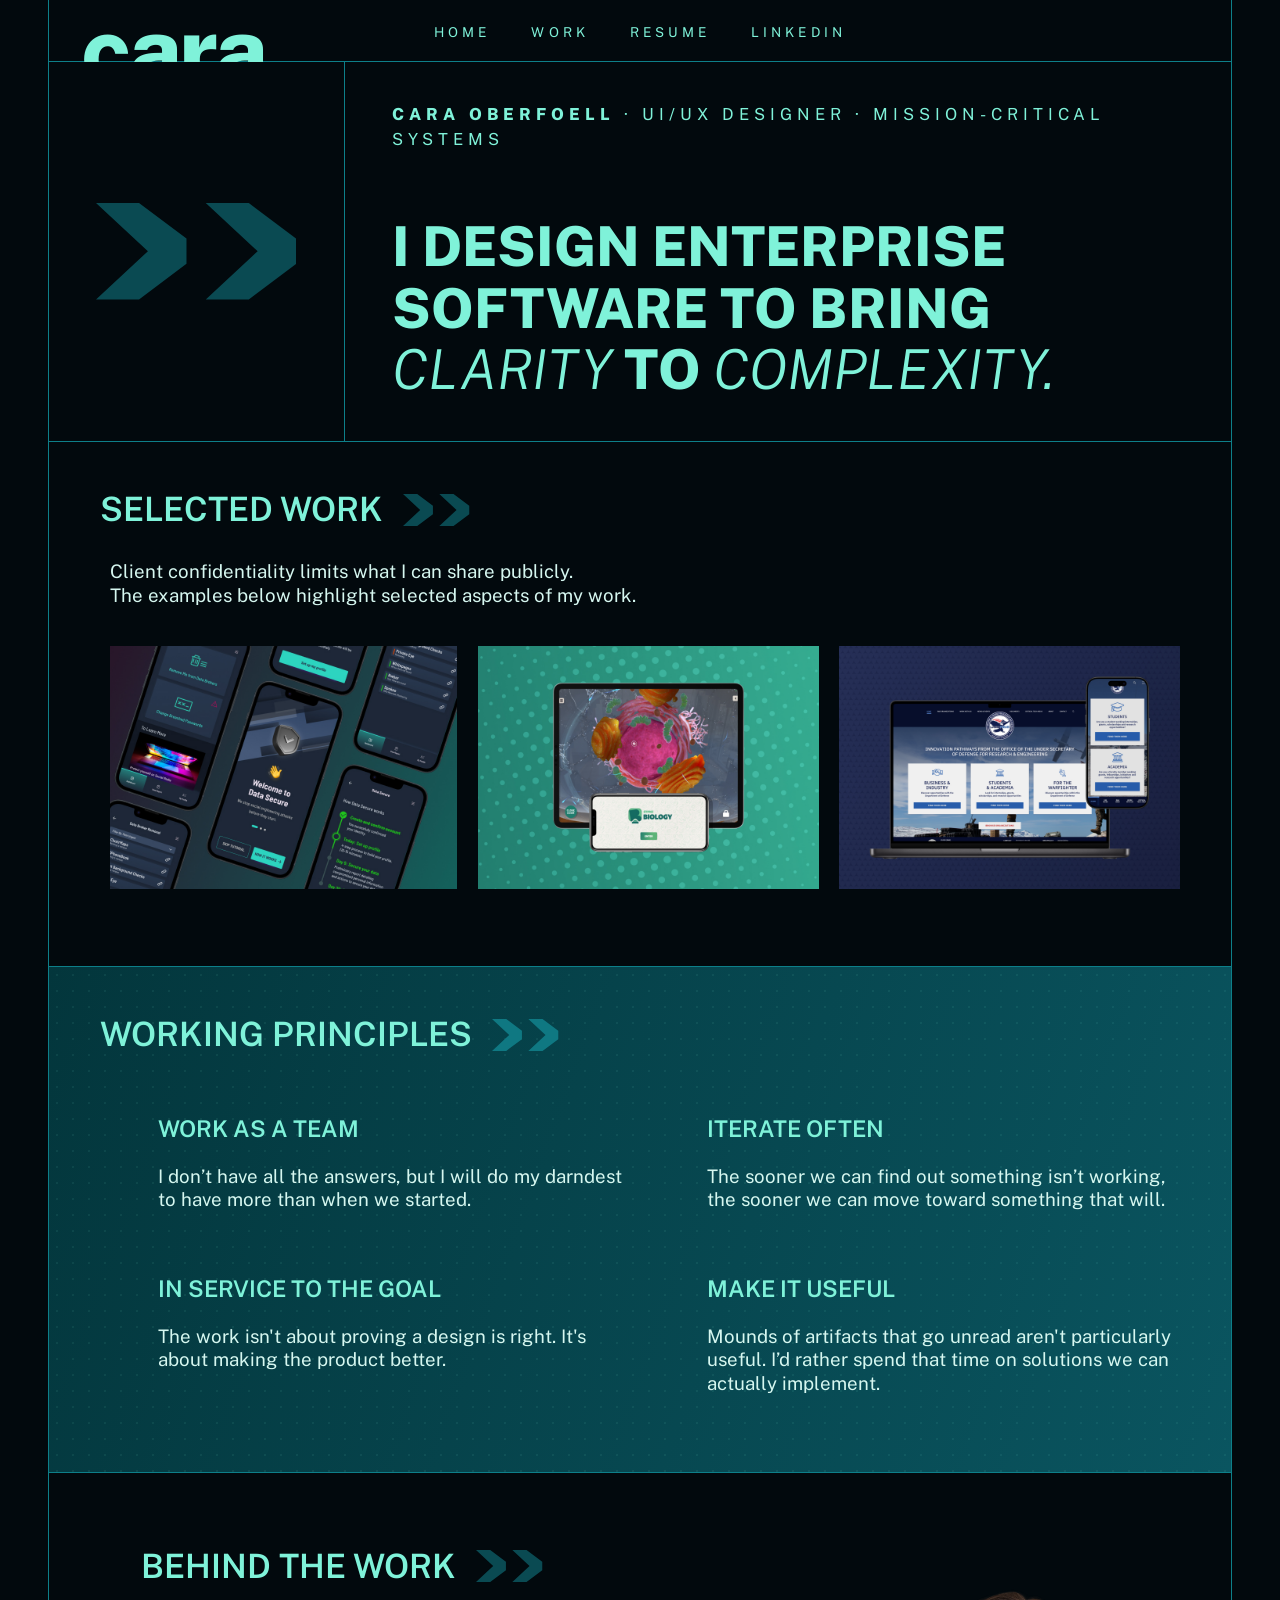
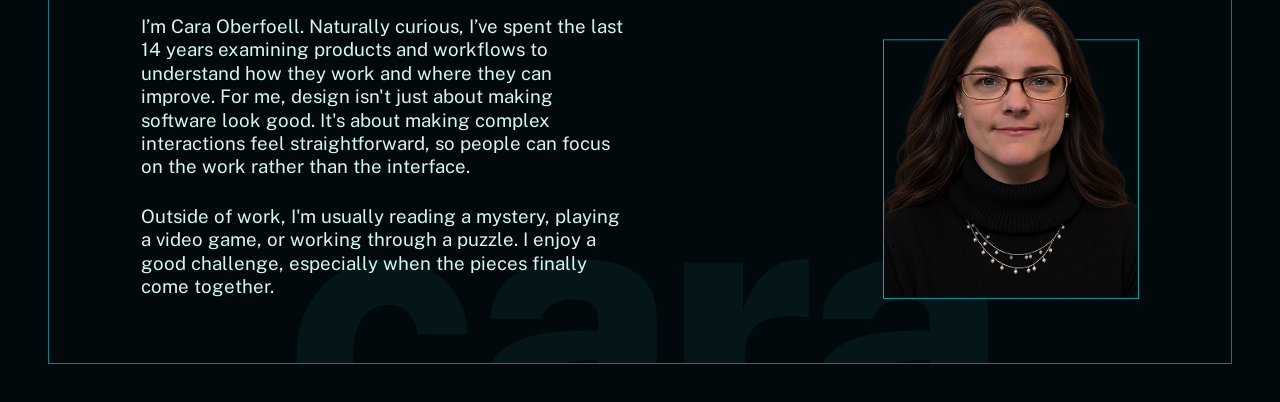
<file: index.html>
<!doctype html>
<html lang="en">
<head>
  <meta charset="utf-8">
  <meta name="viewport" content="width=device-width, initial-scale=1">
  <title>Cara Oberfoell | UI/UX Designer</title>
  <meta name="description" content="Cara Oberfoell is a UI/UX designer who redesigns enterprise software for mission-critical systems.">

  <!-- Font: Public Sans (free from Google Fonts). If your Figma uses a different font, tell me and I'll swap it. -->
  <link rel="preconnect" href="https://fonts.googleapis.com">
  <link rel="preconnect" href="https://fonts.gstatic.com" crossorigin>
  <link href="https://fonts.googleapis.com/css2?family=Public+Sans:ital,wght@0,300;0,400;0,600;0,800;1,300;1,700&display=swap" rel="stylesheet">

  <link rel="stylesheet" href="style.css">
  <link rel="stylesheet" href="case-study.css">
</head>
<body>

<div class="frame">

  <!-- ================= HEADER / NAV ================= -->
  <header class="site-header">
    <a class="logo" href="#top" aria-label="Cara Oberfoell, home"><span>cara</span></a>

    <nav class="nav" id="nav" aria-label="Main">
      <ul>
        <li><a href="#top">Home</a></li>
        <!-- WORK LINK: points to the highlights section for now.
             When you build a Work page, change it to href="work.html" -->
        <li><a href="#work">Work</a></li>
        <li><a href="Cara_Oberfoell_resume.pdf" target="_blank" rel="noopener">Resume</a></li>
        <li><a href="https://www.linkedin.com/in/coberfoell" target="_blank" rel="noopener">LinkedIn</a></li>

      </ul>
    </nav>
  </header>

  <main id="top">

    <!-- ================= HERO ================= -->
    <section class="hero">
      <div class="hero-mark" aria-hidden="true">
        <svg class="chevrons" viewBox="0 0 270 130" xmlns="http://www.w3.org/2000/svg">
          <polygon points="0,0 58,0 122,48 122,82 58,130 0,130 70,65"/>
          <polygon points="148,0 206,0 270,48 270,82 206,130 148,130 218,65"/>
        </svg>
      </div>
      <div class="hero-copy">
        <p class="eyebrow">
          <strong>Cara Oberfoell</strong>
          <span>· UI/UX Designer</span>
          <span>· Mission-critical systems</span>
        </p>
        <h1>I design enterprise software to bring <em>clarity</em> to <em>complexity.</em></h1>
      </div>
    </section>

    <!-- ================= WORK HIGHLIGHTS ================= -->
    <section class="highlights" id="work">
      <h2 class="section-title">Selected Work <svg class="chevrons" viewBox="0 0 270 130" aria-hidden="true"><polygon points="0,0 58,0 122,48 122,82 58,130 0,130 70,65"/><polygon points="148,0 206,0 270,48 270,82 206,130 148,130 218,65"/></svg></h2>
      <p class="note">
        Client confidentiality limits what I can share publicly.<br>
        The examples below highlight selected aspects of my work.
      </p>

      <!-- TO ADD A PROJECT: copy one <li>...</li> block, change the image, alt text and page link,
           then copy project-1.html to a new file (for example project-4.html) and edit it. -->
      <ul class="gallery">
        <li><a href="project-1.html"><img src="images/data_secure.jpg" alt="Mobile app screens for a data privacy product. Opens the case study."></a></li>
        <li><a href="project-2.html"><img src="images/sib_thumb.jpg" alt="Biology AAR app screens.  Opens the case study."></a></li>
        <li><a href="project-3.html"><img src="images/cto_image 1.jpg" alt="Web app on laptop and phone of the DoD CTO Innovation website. Opens the case study."></a></li>
      </ul>
    </section>

    <!-- ================= WORKING PRINCIPLES ================= -->
    <section class="principles">
      <h2 class="section-title">Working Principles <svg class="chevrons" viewBox="0 0 270 130" aria-hidden="true"><polygon points="0,0 58,0 122,48 122,82 58,130 0,130 70,65"/><polygon points="148,0 206,0 270,48 270,82 206,130 148,130 218,65"/></svg></h2>

      <div class="principles-grid">
        <article>
          <h3>Work as a team</h3>
          <p>I don’t have all the answers, but I will do my darndest to have more than when we started.</p>
        </article>
        <article>
          <h3>Iterate often</h3>
          <p>The sooner we can find out something isn’t working, the sooner we can move toward something that will.</p>
        </article>
        <article>
          <h3>In service to the goal</h3>
          <p>The work isn't about proving a design is right. It's about making the product better.</p>
        </article>
        <article>
          <h3>Make it useful</h3>
          <p>Mounds of artifacts that go unread aren't particularly useful. I’d rather spend that time on solutions we can actually implement.</p>
        </article>
      </div>
    </section>

    <!-- ================= BEHIND THE WORK ================= -->
    <section class="about">
      <h2 class="section-title about-title">Behind the Work <svg class="chevrons" viewBox="0 0 270 130" aria-hidden="true"><polygon points="0,0 58,0 122,48 122,82 58,130 0,130 70,65"/><polygon points="148,0 206,0 270,48 270,82 206,130 148,130 218,65"/></svg></h2>

      <div class="about-text">
        <p>I’m Cara Oberfoell. Naturally curious, I’ve spent the last 14 years examining products and workflows to understand how they work and where they can improve. For me, design isn't just about making software look good. It's about making complex interactions feel straightforward, so people can focus on the work rather than the interface.</p>
        <p>Outside of work, I'm usually reading a mystery, playing a video game, or working through a puzzle. I enjoy a good challenge, especially when the pieces finally come together.</p>
      </div>

      <figure class="about-photo">
        <img src="images/headshot.png" alt="Portrait of Cara Oberfoell">
      </figure>

      <span class="watermark" aria-hidden="true">cara</span>
    </section>

  </main>
</div>

<script>

</script>
</body>
</html>
</file>
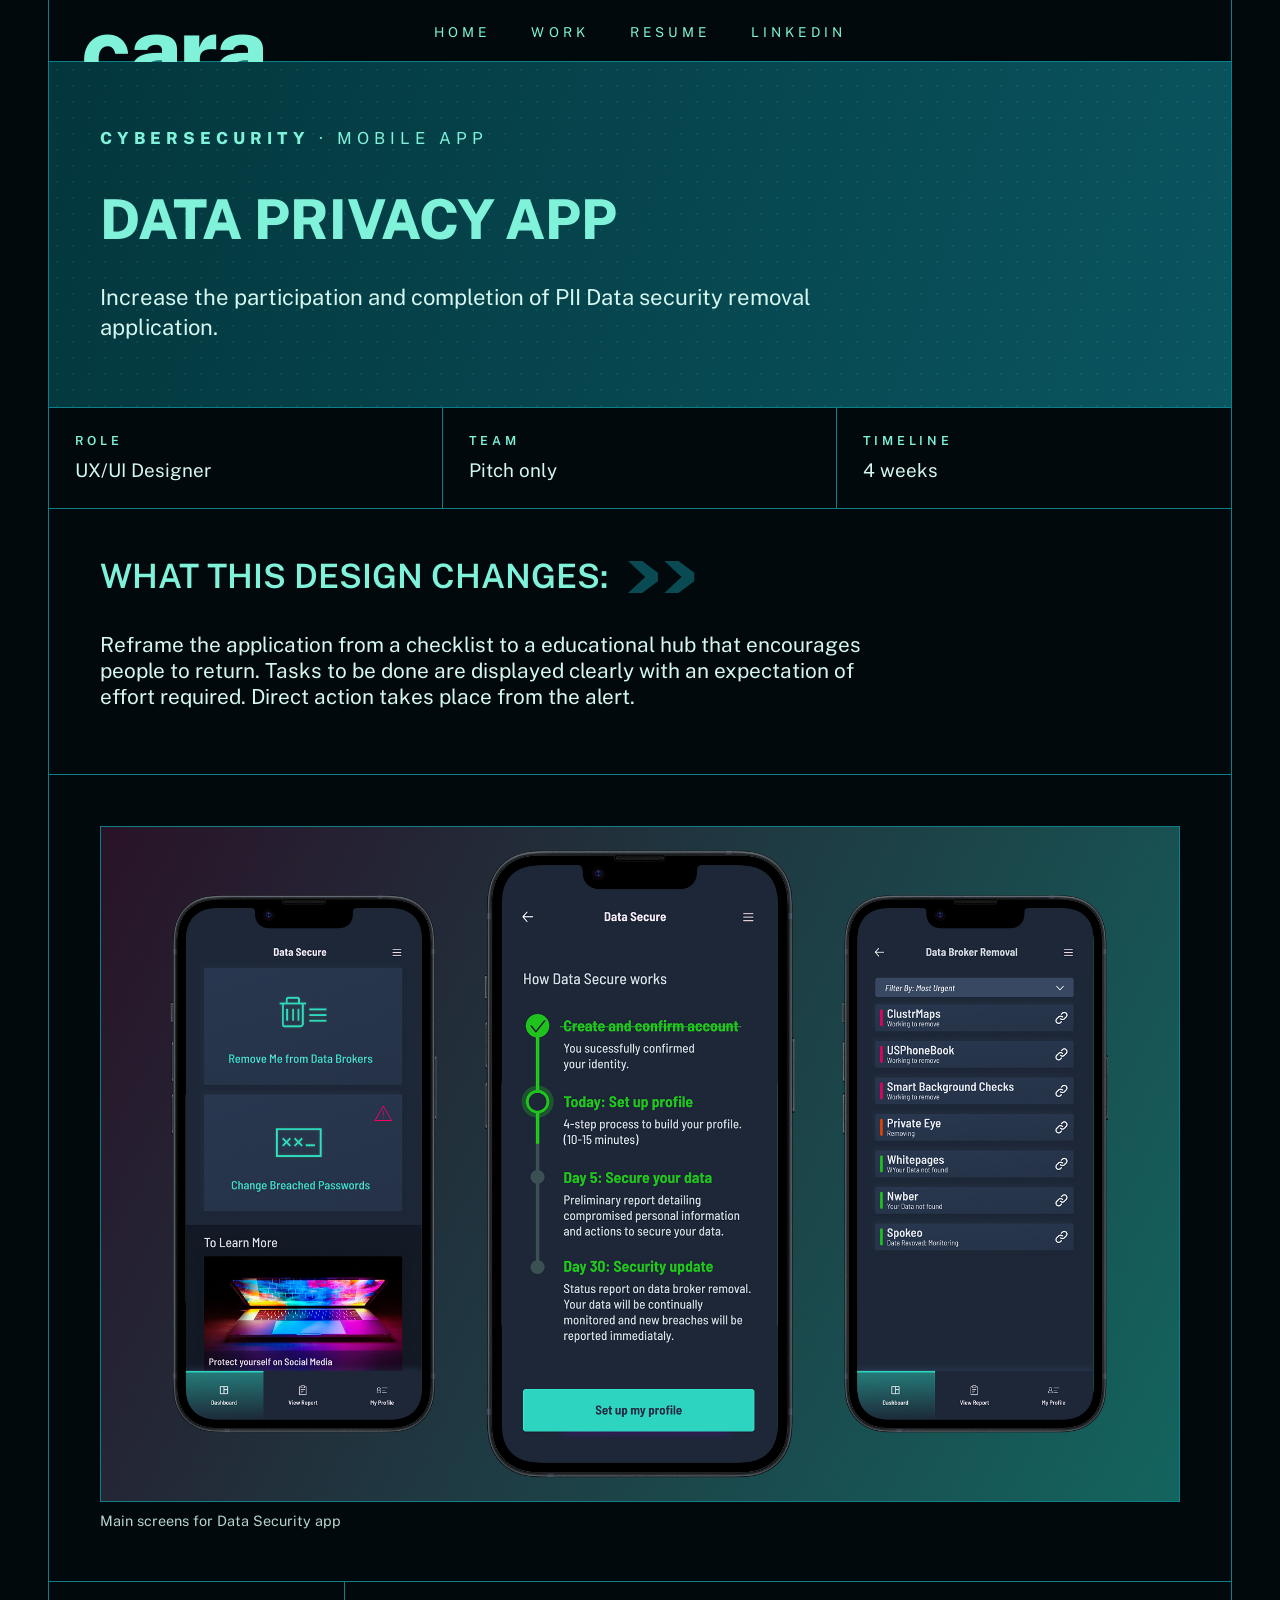
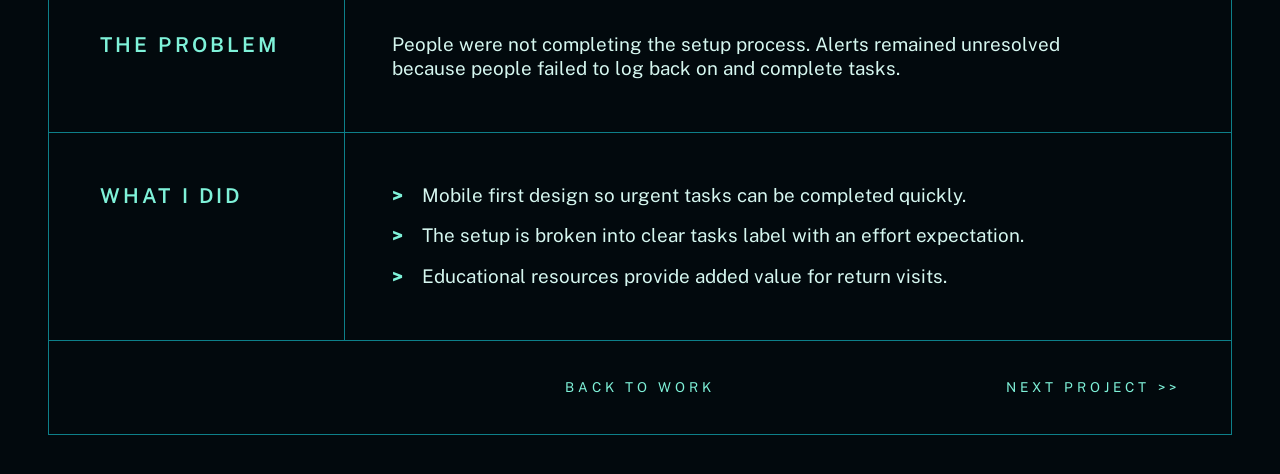
<file: project-1.html>
<!doctype html>
<html lang="en">
<head>
  <meta charset="utf-8">
  <meta name="viewport" content="width=device-width, initial-scale=1">
  <title>Data Privacy App | Cara Oberfoell</title>
  <meta name="description" content="Case study: Increase participation in an PII Data security app"">

  <link rel="preconnect" href="https://fonts.googleapis.com">
  <link rel="preconnect" href="https://fonts.gstatic.com" crossorigin>
  <link href="https://fonts.googleapis.com/css2?family=Public+Sans:ital,wght@0,300;0,400;0,600;0,800;1,300;1,700&display=swap" rel="stylesheet">

  <link rel="stylesheet" href="style.css">
  <link rel="stylesheet" href="case-study.css">
</head>
<body>

<div class="frame">
  <!-- ================= HEADER / NAV ================= -->
  <header class="site-header">
    <a class="logo" href="index.html" aria-label="Cara Oberfoell, home"><span>cara</span></a>

    <nav class="nav" id="nav" aria-label="Main">
      <ul>
        <li><a href="index.html">Home</a></li>
        <!-- WORK LINK: points to the highlights section for now.
             When you build a Work page, change it to href="work.html" -->
        <li><a href="index.html#work">Work</a></li>
        <li><a href="Cara_Oberfoell_resume.pdf" target="_blank" rel="noopener">Resume</a></li>
        <li><a href="https://www.linkedin.com/in/coberfoell" target="_blank" rel="noopener">LinkedIn</a></li>
      </ul>
    </nav>
  </header>
  <main>

    <!-- ================= TITLE ================= -->
    <section class="case-hero">
      <p class="eyebrow"><strong>Cybersecurity</strong> <span>· Mobile app</span></p>
      <h1>Data privacy app</h1>
      <p class="lede">Increase the participation and completion of PII Data security removal application.</p>
    </section>

    <!-- ================= QUICK FACTS ================= -->
    <dl class="facts">
      <div><dt>Role</dt><dd>UX/UI Designer</dd></div>
      <div><dt>Team</dt><dd>Pitch only</dd></div>
      <div><dt>Timeline</dt><dd>4 weeks</dd></div>
    </dl>

    <!-- ================= OUTCOME (the headline result comes first) ================= -->
    <section class="case-outcome">
      <h2 class="section-title">What this design changes: <svg class="chevrons" viewBox="0 0 270 130" aria-hidden="true"><polygon points="0,0 58,0 122,48 122,82 58,130 0,130 70,65"/><polygon points="148,0 206,0 270,48 270,82 206,130 148,130 218,65"/></svg></h2>
      <p>Reframe the application from a checklist to a educational hub that encourages people to return. Tasks to be done are displayed clearly with an expectation of effort required. Direct action takes place from the alert.</p>
    </section>

    <!-- ================= LEAD IMAGE (full width) =================
         Skip this block if you can't share visuals for this project. -->
    <section class="case-figures case-figures--lead" aria-label="Featured visual">
      <figure>
        <img src="images/data_hero.jpg" alt="Main screens for Data Security app">
        <figcaption>Main screens for Data Security app</figcaption>
      </figure>
    </section>

    <!-- ================= THE PROBLEM ================= -->
    <section class="case-section">
      <h2>The problem</h2>
      <div class="content">
        <p>People were not completing the setup process. Alerts remained unresolved because people failed to log back on and complete tasks.</p>
      </div>
    </section>

    <!-- ================= WHAT I DID ================= -->
    <section class="case-section">
      <h2>What I did</h2>
      <div class="content">
        <!-- Add or remove <li> lines as needed -->
        <ul class="steps">
          <li>Mobile first design so urgent tasks can be completed quickly.</li>
          <li>The setup is broken into clear tasks label with an effort expectation.</li>
          <li>Educational resources provide added value for return visits.</li>
        </ul>
      </div>
    </section>

    <!-- ================= MORE IMAGES (two across) =================
         Skip this block if you don't have more to show.
    <section class="case-figures" aria-label="More visuals">
      <figure>
        <img src="images/project-1.svg" alt="[Describe what this image shows]">
        <figcaption>[Short caption.]</figcaption>
      </figure>
      <figure>
        <img src="images/project-1.svg" alt="[Describe what this image shows]">
        <figcaption>[Short caption.]</figcaption>
      </figure>
    </section> -->

    <!-- ================= BACK / NEXT ================= -->
    <nav class="case-nav" aria-label="Case study navigation">
      <a class="nav-back" href="index.html#work">Back to work</a>
      <a class="nav-next" href="project-2.html">Next<span class="long"> project</span> &gt;&gt;</a>
    </nav>
  </main>
</div>

<script>

</script>
</body>
</html>
</file>
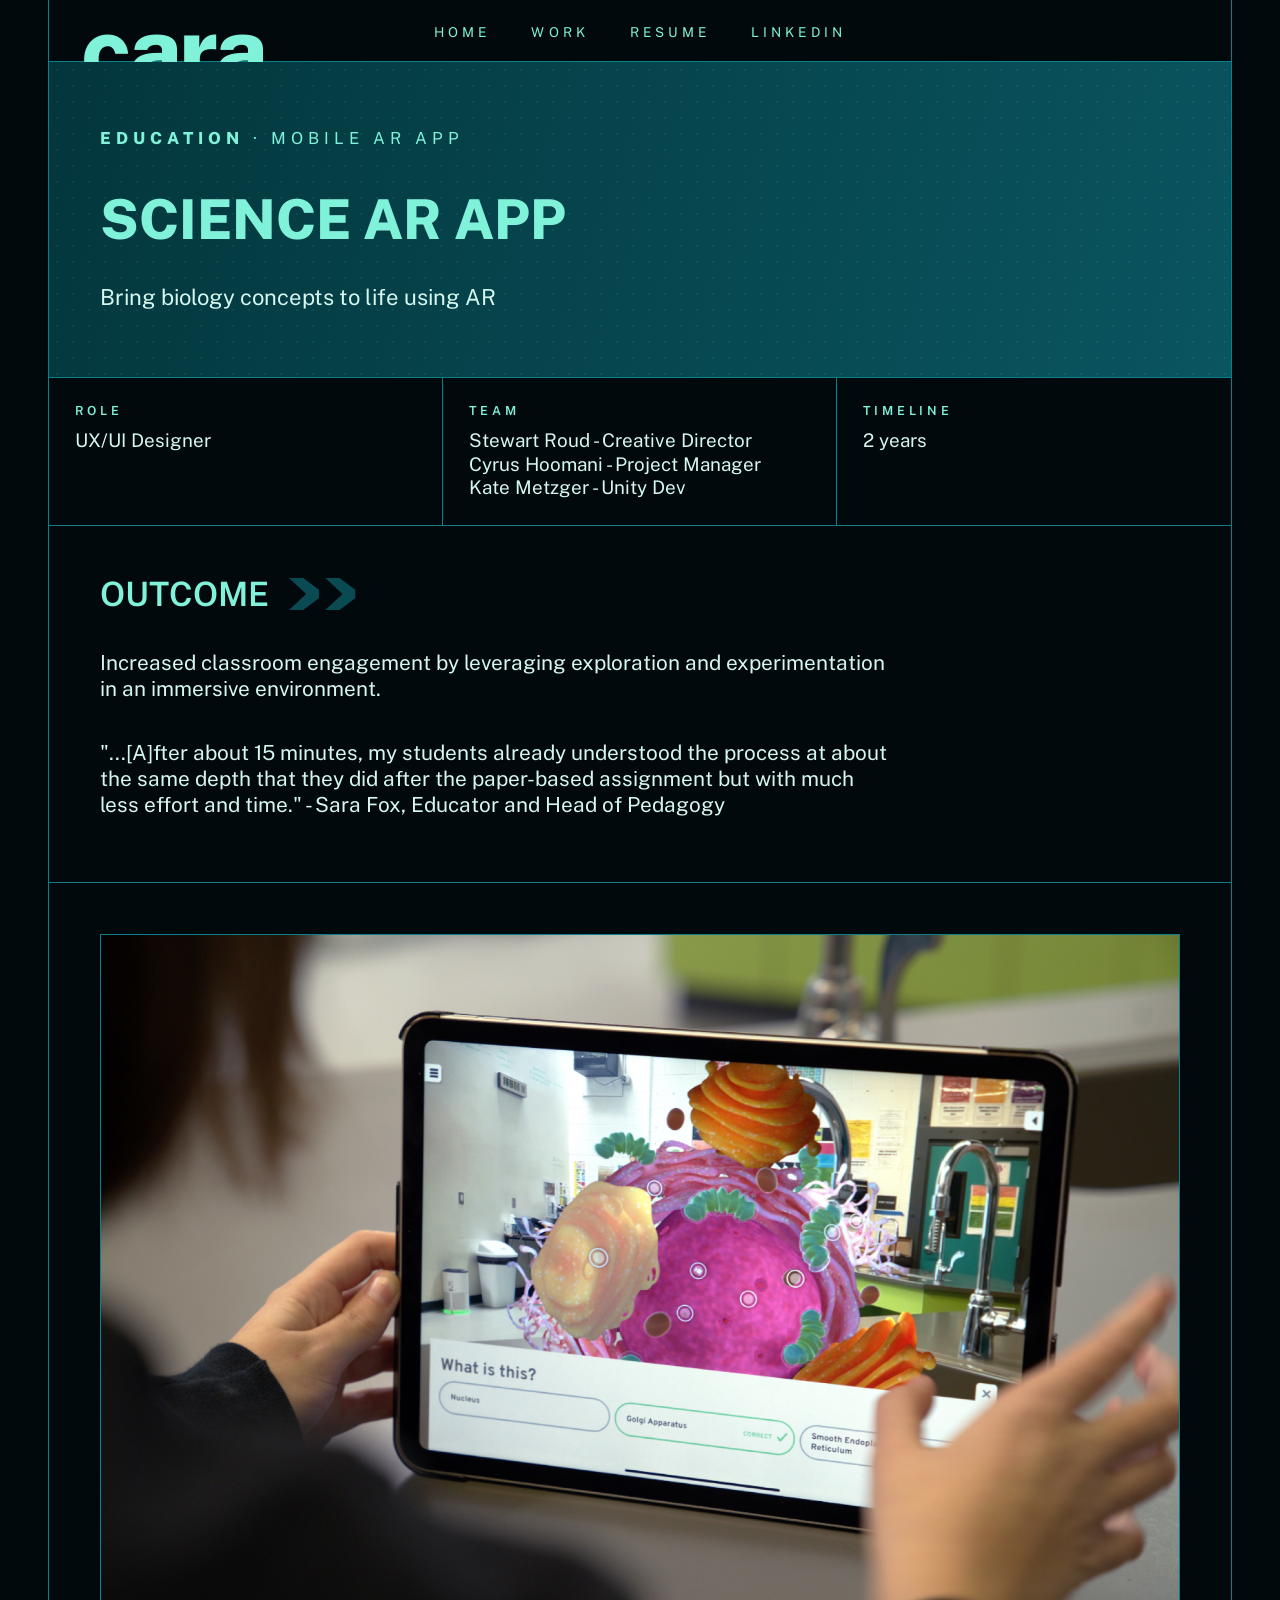
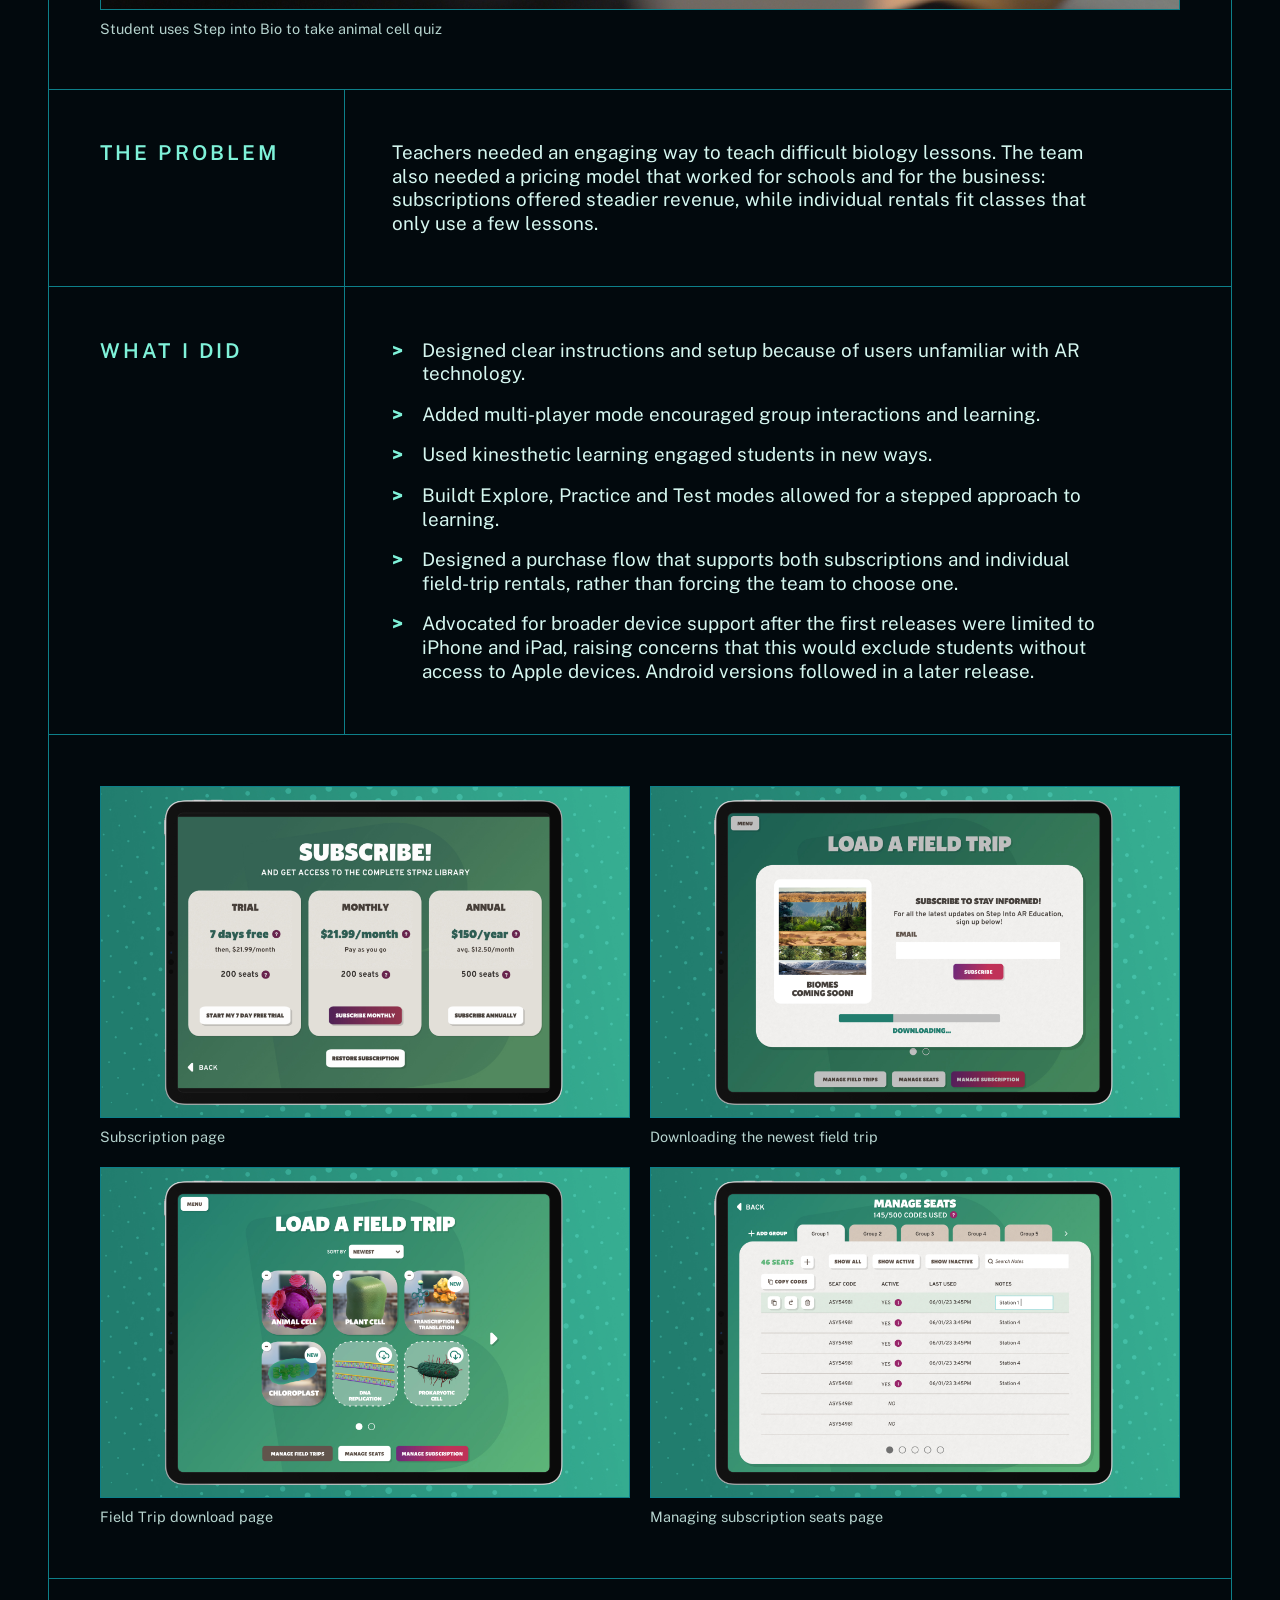
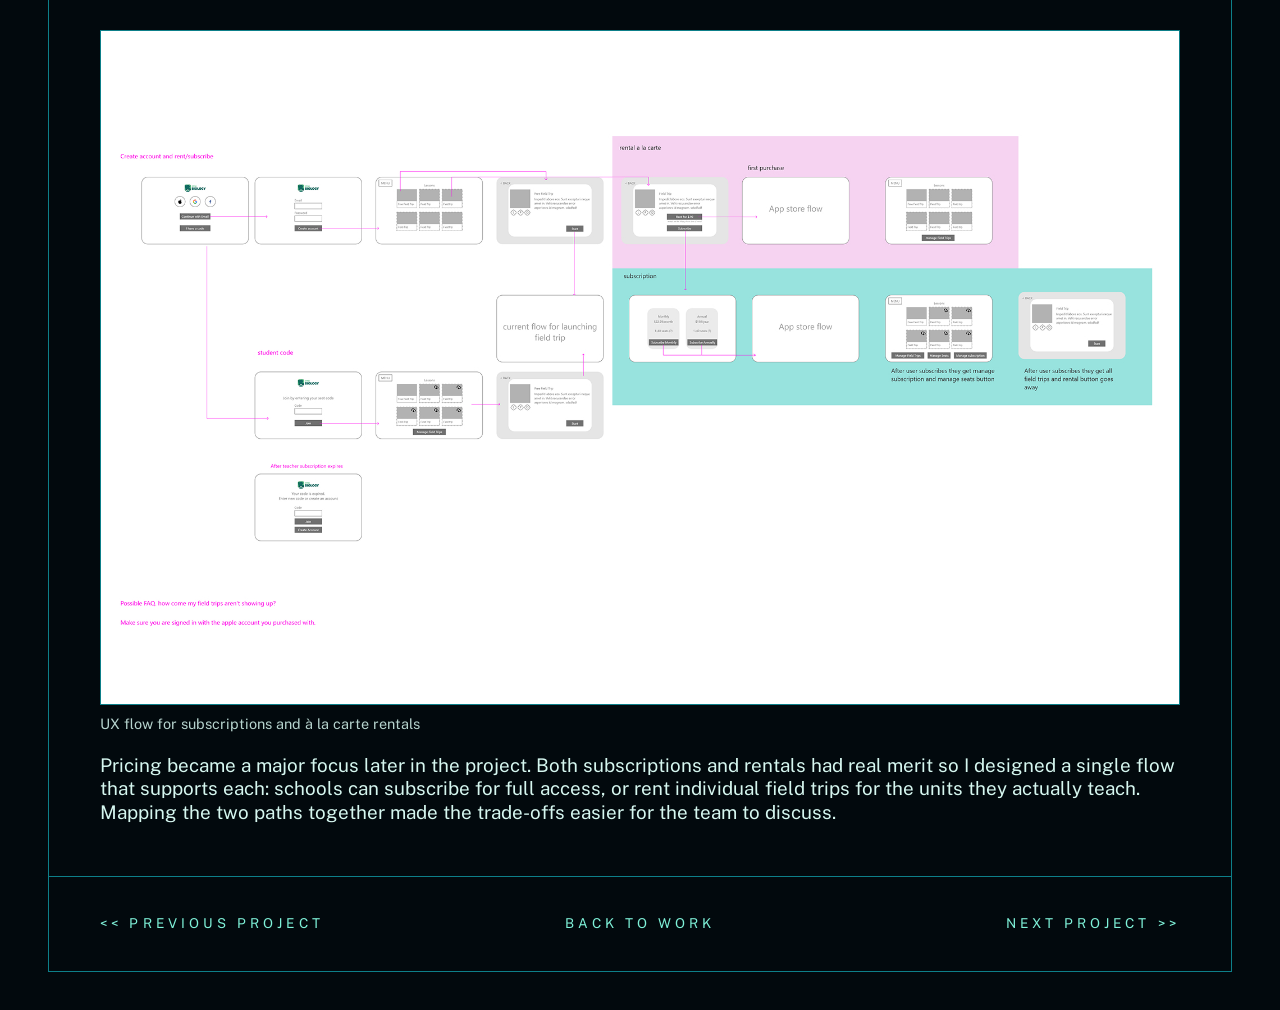
<file: project-2.html>
<!doctype html>
<html lang="en">
<head>
  <meta charset="utf-8">
  <meta name="viewport" content="width=device-width, initial-scale=1">
  <title>Science AR app | Cara Oberfoell</title>
  <meta name="description" content="Case study: Bring biology concepts to life using AR">

  <link rel="preconnect" href="https://fonts.googleapis.com">
  <link rel="preconnect" href="https://fonts.gstatic.com" crossorigin>
  <link href="https://fonts.googleapis.com/css2?family=Public+Sans:ital,wght@0,300;0,400;0,600;0,800;1,300;1,700&display=swap" rel="stylesheet">

  <link rel="stylesheet" href="style.css">
  <link rel="stylesheet" href="case-study.css">
</head>
<body>

<div class="frame">
  <!-- ================= HEADER / NAV ================= -->
  <header class="site-header">
    <a class="logo" href="index.html" aria-label="Cara Oberfoell, home"><span>cara</span></a>

    <nav class="nav" id="nav" aria-label="Main">
      <ul>
        <li><a href="index.html">Home</a></li>
        <!-- WORK LINK: points to the highlights section for now.
             When you build a Work page, change it to href="work.html" -->
        <li><a href="index.html#work">Work</a></li>
        <li><a href="Cara_Oberfoell_resume.pdf" target="_blank" rel="noopener">Resume</a></li>
        <li><a href="https://www.linkedin.com/in/coberfoell" target="_blank" rel="noopener">LinkedIn</a></li>
      </ul>
    </nav>
  </header>
  <main>

    <!-- ================= TITLE ================= -->
    <section class="case-hero">
      <p class="eyebrow"><strong>Education</strong> <span>· Mobile AR app</span></p>
      <h1>Science AR app</h1>
      <p class="lede">Bring biology concepts to life using AR</p>
    </section>

    <!-- ================= QUICK FACTS ================= -->
    <dl class="facts">
      <div><dt>Role</dt><dd>UX/UI Designer</dd></div>
      <div><dt>Team</dt><dd><p>Stewart Roud - Creative Director</p><p>Cyrus Hoomani - Project Manager</p><p>Kate Metzger - Unity Dev</p></dd></div>
      <div><dt>Timeline</dt><dd>2 years</dd></div>
    </dl>

    <!-- ================= OUTCOME (the headline result comes first) ================= -->
    <section class="case-outcome">
      <h2 class="section-title">Outcome <svg class="chevrons" viewBox="0 0 270 130" aria-hidden="true"><polygon points="0,0 58,0 122,48 122,82 58,130 0,130 70,65"/><polygon points="148,0 206,0 270,48 270,82 206,130 148,130 218,65"/></svg></h2>
      <p>Increased classroom engagement by leveraging exploration and experimentation in an immersive environment.</p>
      <p>"...[A]fter about 15 minutes, my students already understood the process at about the same depth that they did after the paper-based assignment but with much less effort and time." - Sara Fox, Educator and Head of Pedagogy</p>
    </section>

    <!-- ================= LEAD IMAGE (full width) =================
         Skip this block if you can't share visuals for this project. -->
    <section class="case-figures case-figures--lead" aria-label="Featured visual">
      <figure>
        <img src="images/sib_hero.jpg" alt="Over the shoulder view of a student using an ipad with Step into Bio quiz screen">
        <figcaption>Student uses Step into Bio to take animal cell quiz</figcaption>
      </figure>
    </section>

    <!-- ================= THE PROBLEM ================= -->
    <section class="case-section">
      <h2>The problem</h2>
      <div class="content">
        <p>Teachers needed an engaging way to teach difficult biology lessons. The team also needed a pricing model that worked for schools and for the business: subscriptions offered steadier revenue, while individual rentals fit classes that only use a few lessons.</p>
      </div>
    </section>

    <!-- ================= WHAT I DID ================= -->
    <section class="case-section">
      <h2>What I did</h2>
      <div class="content">
        <!-- Add or remove <li> lines as needed -->
        <ul class="steps">
          <li>Designed clear instructions and setup because of users unfamiliar with AR technology.</li>
          <li>Added multi-player mode encouraged group interactions and learning.</li>
          <li>Used kinesthetic learning engaged students in new ways.</li>
          <li>Buildt Explore, Practice and Test modes allowed for a stepped approach to learning.</li>
          <li>Designed a purchase flow that supports both subscriptions and individual field-trip rentals, rather than forcing the team to choose one.</li>
          <li>Advocated for broader device support after the first releases were limited to iPhone and iPad, raising concerns that this would exclude students without access to Apple devices. Android versions followed in a later release.</li>
        </ul>
      </div>
    </section>

    <!-- ================= MORE IMAGES (two across) =================
         Skip this block if you don't have more to show. -->
    <section class="case-figures" aria-label="More visuals">
      <figure>
        <img src="images/sib_image 2.jpg" alt="App screen showing the subscription page">
        <figcaption>Subscription page</figcaption>
      </figure>
      <figure>
        <img src="images/sib_image 1.jpg" alt="App screen showing a new field trip downloading">
        <figcaption>Downloading the newest field trip</figcaption>
      </figure>
      <figure>
        <img src="images/sib_image 4.jpg" alt="Field Trip download page">
        <figcaption>Field Trip download page</figcaption>
      </figure>
      <figure>
        <img src="images/sib_image 5.jpg" alt="Managing subscription seats page">
        <figcaption>Managing subscription seats page</figcaption>
      </figure>
      
    </section>
        <!-- ================= LEAD IMAGE (full width) =================
         Skip this block if you can't share visuals for this project. -->
    <section class="case-figures case-figures--lead" aria-label="Featured visual">
      <figure>
        <img src="images/sib_image 3.jpg" alt="UX flow for subscription or al la carte field trips">
        <figcaption>UX flow for subscriptions and à la carte rentals</figcaption>
      </figure>
      <p>Pricing became a major focus later in the project. Both subscriptions and rentals had real merit so I designed a single flow that supports each: schools can subscribe for full access, or rent individual field trips for the units they actually teach. Mapping the two paths together made the trade-offs easier for the team to discuss. </p>
    </section>

    <!-- ================= BACK / NEXT ================= -->
    <nav class="case-nav" aria-label="Case study navigation">
      <a class="nav-prev" href="project-1.html">&lt;&lt; Previous<span class="long"> project</span></a>
      <a class="nav-back" href="index.html#work">Back to work</a>
      <a class="nav-next" href="project-3.html">Next<span class="long"> project</span> &gt;&gt;</a>
    </nav>
  </main>
</div>

<script>

</script>
</body>
</html>
</file>
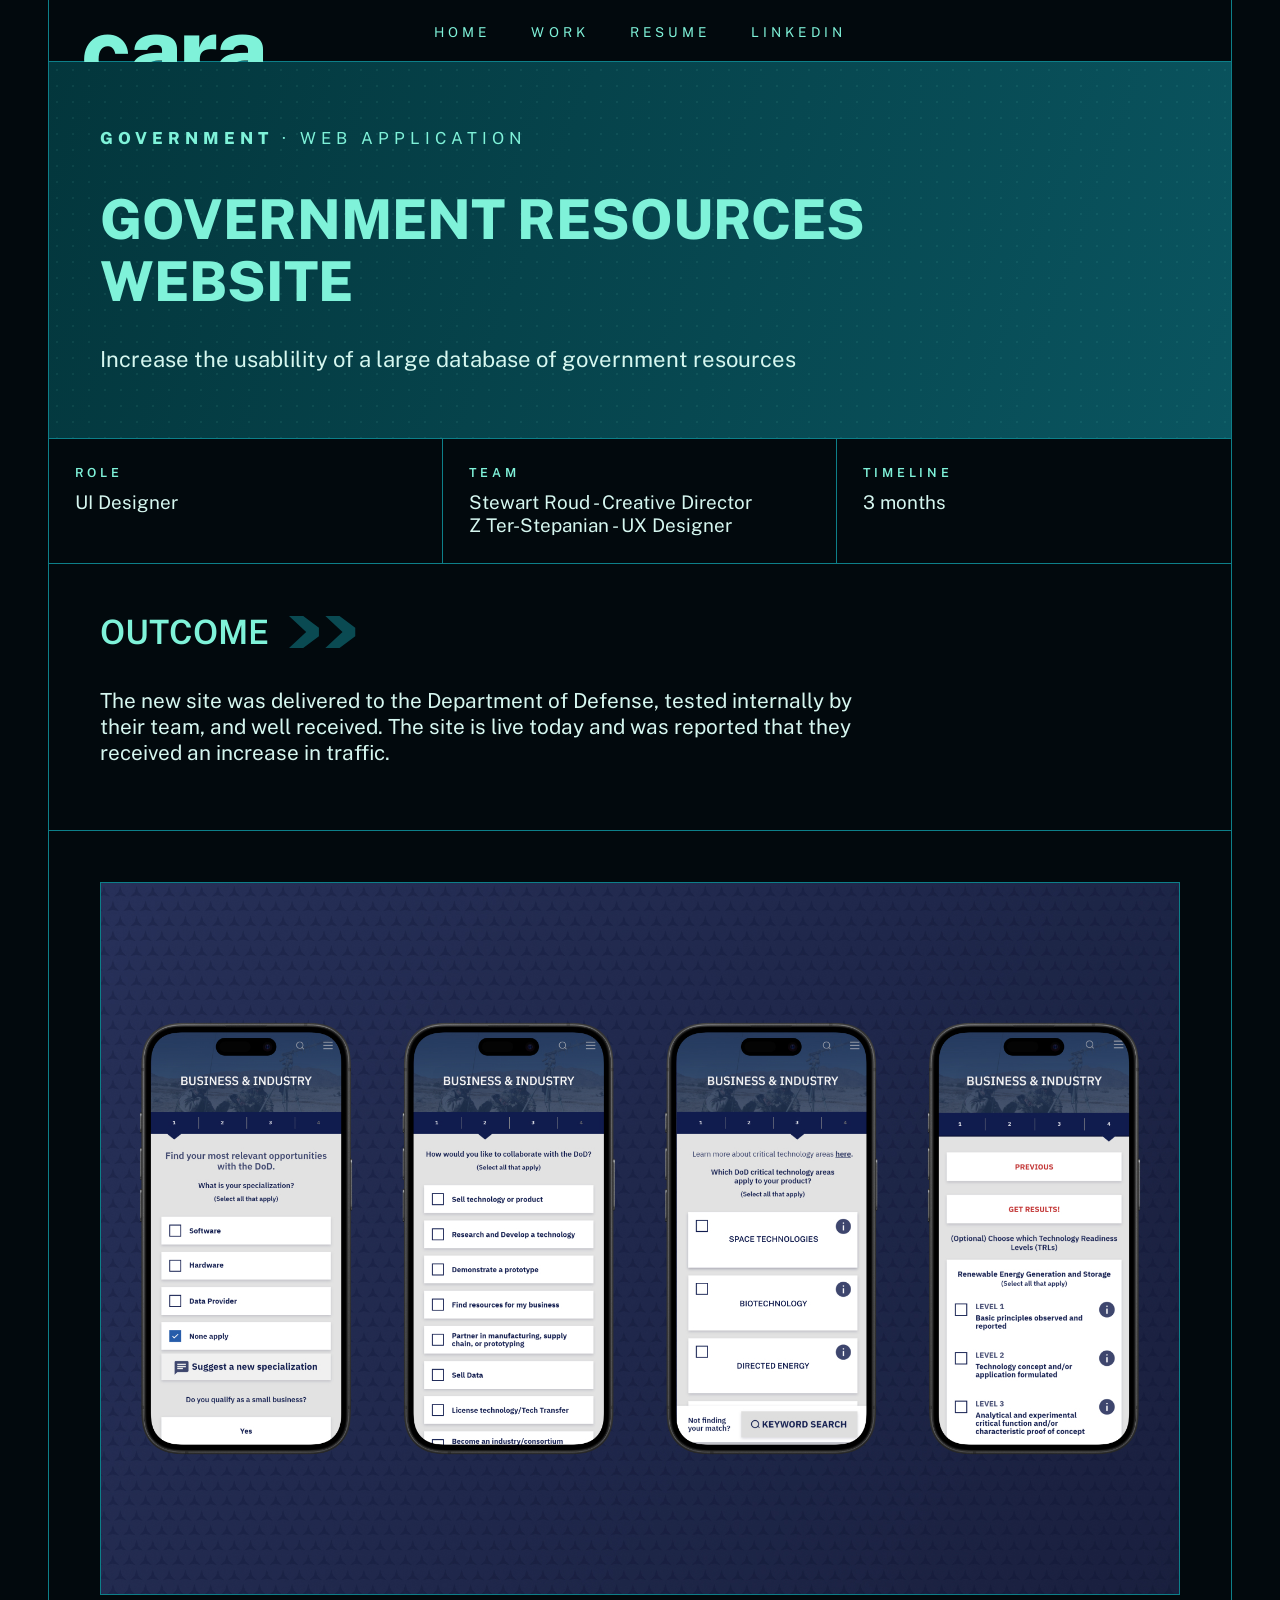
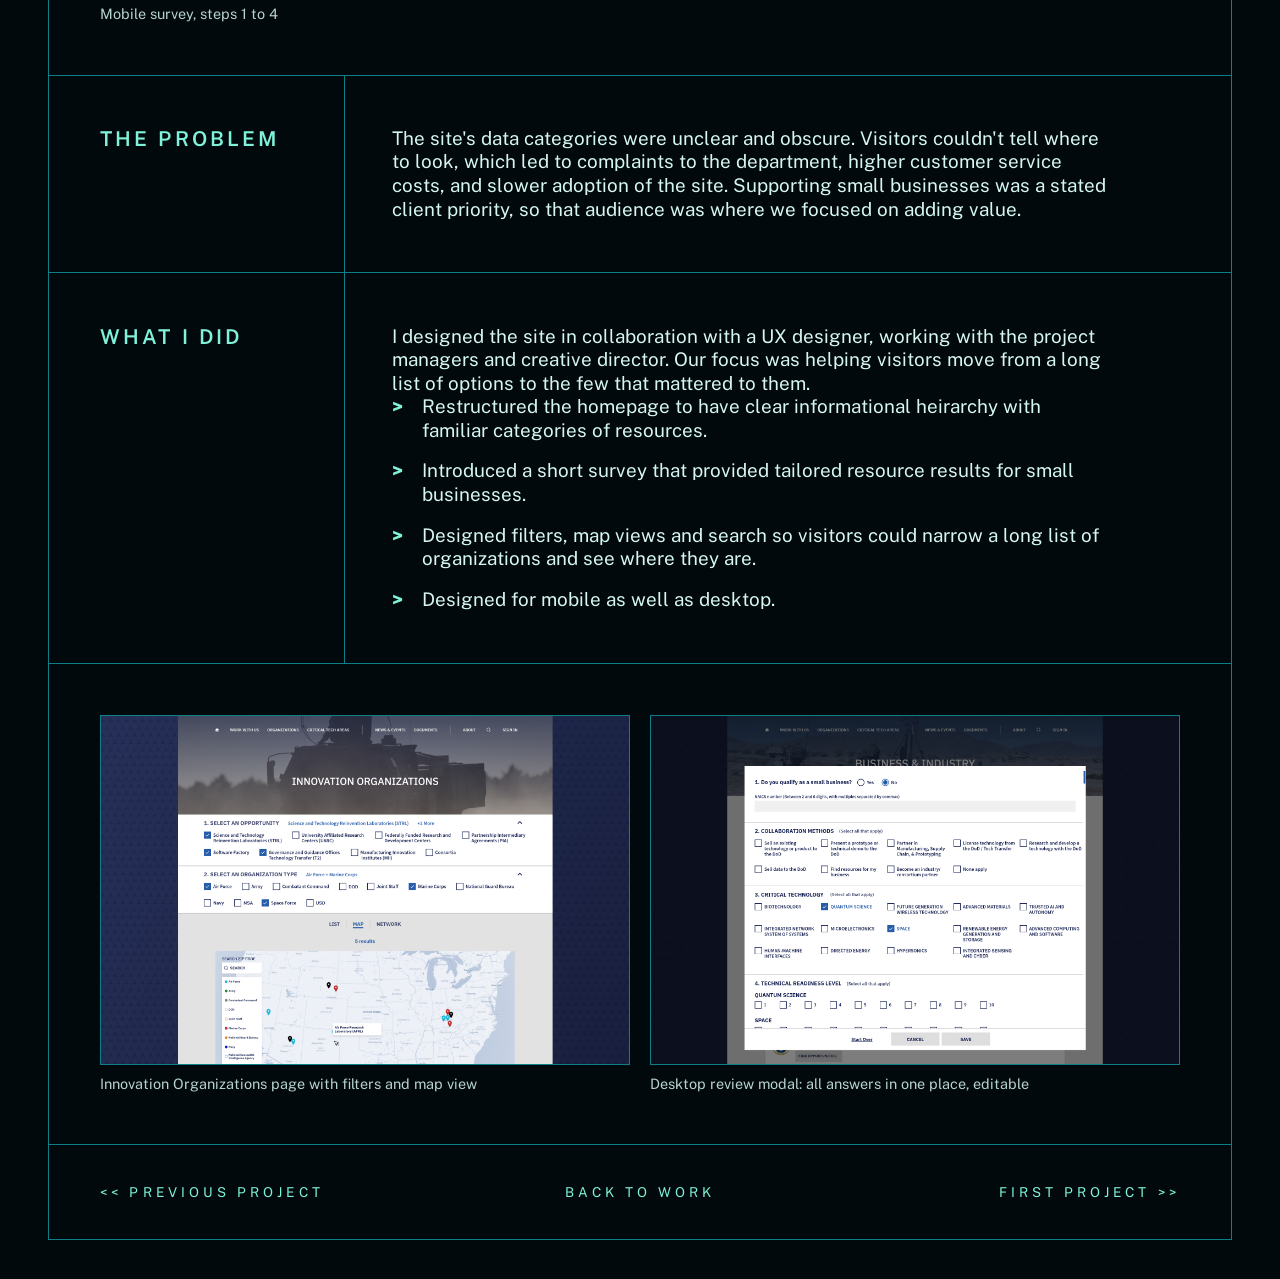
<file: project-3.html>
<!doctype html>
<html lang="en">
<head>
  <meta charset="utf-8">
  <meta name="viewport" content="width=device-width, initial-scale=1">
  <title>Web app for the DoD CTO Innovation Department</title>
  <meta name="description" content="Case study: [one-sentence description of this project].">

  <link rel="preconnect" href="https://fonts.googleapis.com">
  <link rel="preconnect" href="https://fonts.gstatic.com" crossorigin>
  <link href="https://fonts.googleapis.com/css2?family=Public+Sans:ital,wght@0,300;0,400;0,600;0,800;1,300;1,700&display=swap" rel="stylesheet">

  <link rel="stylesheet" href="style.css">
  <link rel="stylesheet" href="case-study.css">
</head>
<body>

<div class="frame">
  <!-- ================= HEADER / NAV ================= -->
  <header class="site-header">
    <a class="logo" href="index.html" aria-label="Cara Oberfoell, home"><span>cara</span></a>

    <nav class="nav" id="nav" aria-label="Main">
      <ul>
        <li><a href="index.html">Home</a></li>
        <!-- WORK LINK: points to the highlights section for now.
             When you build a Work page, change it to href="work.html" -->
        <li><a href="index.html#work">Work</a></li>
        <li><a href="Cara_Oberfoell_resume.pdf" target="_blank" rel="noopener">Resume</a></li>
        <li><a href="https://www.linkedin.com/in/coberfoell" target="_blank" rel="noopener">LinkedIn</a></li>
      </ul>
    </nav>
  </header>
  <main>

    <!-- ================= TITLE ================= -->
    <section class="case-hero">
      <p class="eyebrow"><strong>Government</strong> <span>· Web application</span></p>
      <h1>Government Resources website</h1>
      <p class="lede">Increase the usablility of a large database of government resources</p>
    </section>

    <!-- ================= QUICK FACTS ================= -->
    <dl class="facts">
      <div><dt>Role</dt><dd>UI Designer</dd></div>
      <div><dt>Team</dt><dd><p>Stewart Roud - Creative Director</p><p>Z Ter-Stepanian - UX Designer</p></dd></div>
      <div><dt>Timeline</dt><dd>3 months</dd></div>
    </dl>

    <!-- ================= OUTCOME (the headline result comes first) ================= -->
    <section class="case-outcome">
      <h2 class="section-title">Outcome <svg class="chevrons" viewBox="0 0 270 130" aria-hidden="true"><polygon points="0,0 58,0 122,48 122,82 58,130 0,130 70,65"/><polygon points="148,0 206,0 270,48 270,82 206,130 148,130 218,65"/></svg></h2>
      <p>The new site was delivered to the Department of Defense, tested internally by their team, and well received. The site is live today and was reported that they received an increase in traffic.</p>
    </section>

    <!-- ================= LEAD IMAGE (full width) =================
         Skip this block if you can't share visuals for this project. -->
    <section class="case-figures case-figures--lead" aria-label="Featured visual">
      <figure>
        <img src="images/cto_image 2.jpg" alt="Four mobile screens showing the survey steps: specialization, collaboration method, critical technology areas, and optional technology readiness levels">
        <figcaption>Mobile survey, steps 1 to 4</figcaption>
      </figure>
    </section>

    <!-- ================= THE PROBLEM ================= -->
    <section class="case-section">
      <h2>The problem</h2>
      <div class="content">
        <p>The site's data categories were unclear and obscure. Visitors couldn't tell where to look, which led to complaints to the department, higher customer service costs, and slower adoption of the site. Supporting small businesses was a stated client priority, so that audience was where we focused on adding value.</p>
      </div>
    </section>

    <!-- ================= WHAT I DID ================= -->
    <section class="case-section">
      <h2>What I did</h2>
      <div class="content">
        <!-- Add or remove <li> lines as needed -->
        <p>I designed the site in collaboration with a UX designer, working with the project managers and creative director. Our focus was helping visitors move from a long list of options to the few that mattered to them.</p>
        <ul class="steps">
          <li>Restructured the homepage to have clear informational heirarchy with familiar categories of resources. </li>
          <li>Introduced a short survey that provided tailored resource results for small businesses. </li>
          <li>Designed filters, map views and search so visitors could narrow a long list of organizations and see where they are.</li>
          <li>Designed for mobile as well as desktop.</li>
        </ul>
      </div>
    </section>

    <!-- ================= MORE IMAGES (two across) =================
         Skip this block if you don't have more to show. -->
    <section class="case-figures" aria-label="More visuals">
      <figure>
        <img src="images/cto_image 3.jpg" alt="Innovation Organizations page with filters for opportunity and organization type above a map of matching organizations across the United States">
        <figcaption>Innovation Organizations page with filters and map view</figcaption>
      </figure>
      <figure>
        <img src="images/cto_image 4.jpg" alt="Desktop modal showing all survey answers in one view, with small business status, collaboration methods, critical technology areas and readiness levels, plus Start Over, Cancel and Save buttons">
        <figcaption>Desktop review modal: all answers in one place, editable</figcaption>
      </figure>
    </section>

    <!-- ================= BACK / NEXT ================= -->
    <nav class="case-nav" aria-label="Case study navigation">
      <a class="nav-prev" href="project-2.html">&lt;&lt; Previous<span class="long"> project</span></a>
      <a class="nav-back" href="index.html#work">Back to work</a>
      <a class="nav-next" href="project-1.html">First<span class="long"> project</span> &gt;&gt;</a>
    </nav>
  </main>
</div>

<script>

</script>
</body>
</html>
</file>
<file: style.css>
/* =========================================================
   CARA OBERFOELL PORTFOLIO
   ---------------------------------------------------------
   EASY EDITS: colors, font and spacing live in the
   ":root" block right below. Change a value there and it
   updates across the whole site.
   ========================================================= */

:root {
  /* ----- COLORS (change hex codes here) ----- */
  --bg:          #02090d;   /* page background */
  --mint:        #7ff2d9;   /* headings and bright accents */
  --text:        #d6f7f0;   /* body text */
  --line:        #0d7f89;   /* thin frame lines */
  --chevron:     #0a4a52;   /* dark ">>" shapes */
  --panel-start: #03363c;   /* principles section gradient: left */
  --panel-end:   #0a5560;   /* principles section gradient: right */
  --watermark:   #04161a;   /* big faint "cara" behind about section */

  /* ----- FONT ----- */
  --font: "Public Sans", system-ui, -apple-system, "Segoe UI", sans-serif;

  /* ----- SPACING ----- */
  --frame-margin: clamp(16px, 3.75vw, 64px);  /* gap between window edge and the framed content */
  --section-pad:  clamp(24px, 4vw, 70px);     /* padding inside sections */
}

/* ---------- Base ---------- */
*, *::before, *::after { box-sizing: border-box; }

html { scroll-behavior: smooth; }

body {
  margin: 0;
  background: var(--bg);
  color: var(--text);
  font-family: var(--font);
  font-size: clamp(1rem, 0.9rem + 0.35vw, 1.3rem);
  line-height: 1.25;
  -webkit-font-smoothing: antialiased;
}

img { display: block; max-width: 100%; }
a { color: inherit; }
h1, h2, h3, p, ul, figure { margin: 0; }
ul { padding: 0; list-style: none; }

/* The framed area with thin vertical lines on each side */
.frame {
  margin-inline: var(--frame-margin);
  border-inline: 1px solid var(--line);
  min-height: 100vh;
  margin-bottom: clamp(24px, 3vw, 56px);
  border-bottom: 1px solid var(--line);
}

/* Reusable ">>" shape */
.chevrons { fill: var(--chevron); }

/* Section headings: "WORK - HIGHLIGHTS >>" */
.section-title {
  display: flex;
  align-items: center;
  gap: 0.6em;
  color: var(--mint);
  font-size: clamp(1.4rem, 1rem + 1.4vw, 2.1rem);
  font-weight: 600;
  text-transform: uppercase;
  line-height: 1;
}
.section-title .chevrons { height: 0.95em; width: auto; flex: none; }
/* On the teal panel the dark ">>" would vanish, so it gets a lighter teal */
.principles .chevrons { fill: #0f7882; }

/* ---------- Header / nav ---------- */
.site-header {
  display: grid;
  grid-template-columns: 1fr auto 1fr;
  align-items: start;
  height: 62px;
  border-bottom: 1px solid var(--line);
}

/* Logo is cropped at the bottom on purpose, like your design */
.logo {
  grid-column: 1;
  height: 62px;
  overflow: hidden;
  padding-left: 32px;
  text-decoration: none;
  color: var(--mint);
}
.logo span {
  display: block;
  margin-top: 4px;
  font-size: 92px;
  font-weight: 800;
  line-height: 1;
  letter-spacing: -0.03em;
}

.nav {
  grid-column: 2;
  display: flex;
  align-items: center;
  height: 62px;
}
.nav ul { display: flex; gap: clamp(28px, 3.2vw, 50px); }
.nav a {
  color: var(--mint);
  font-size: 0.85rem;
  font-weight: 400;
  letter-spacing: 0.3em;
  text-transform: uppercase;
  text-decoration: none;
  padding-block: 8px;
}
.nav a:hover, .nav a:focus-visible { text-decoration: underline; text-underline-offset: 6px; }

.menu-button { display: none; }

/* ---------- Hero ---------- */
.hero {
  display: grid;
  grid-template-columns: 25% 1fr;
  min-height: clamp(280px, 25vw, 395px);
  border-bottom: 1px solid var(--line);
}
.hero-mark {
  display: grid;
  place-items: center;
  border-right: 1px solid var(--line);
}
.hero-mark .chevrons { width: 68%; max-width: 270px; height: auto; }

.hero-copy {
  display: flex;
  flex-direction: column;
  justify-content: center;
  gap: clamp(36px, 5vw, 90px);
  padding: 40px clamp(24px, 3.7vw, 60px);
}

.eyebrow {
  color: var(--mint);
  font-size: clamp(0.78rem, 0.4rem + 0.8vw, 1.2rem);
  letter-spacing: 0.3em;
  text-transform: uppercase;
  line-height: 1.5;
}
.eyebrow strong { font-weight: 800; }

h1 {
  color: var(--mint);
  font-size: clamp(1.6rem, 0.8rem + 3.3vw, 3.5rem);
  font-weight: 800;
  line-height: 1.12;
  text-transform: uppercase;
}
h1 em { font-style: italic; font-weight: 300; }

/* ---------- Work highlights ---------- */
.highlights {
  padding: var(--section-pad);
  padding-bottom: clamp(48px, 6vw, 90px);
  border-bottom: 1px solid var(--line);
}
.note {
  margin: clamp(20px, 2.5vw, 36px) 0 clamp(24px, 3vw, 44px) 0.5em;
  font-size: clamp(1rem, 0.85rem + 0.4vw, 1.3rem);
  line-height: 1.3;
}

.gallery {
  display: grid;
  grid-template-columns: 1.02fr 1fr 1fr;
  gap: clamp(14px, 1.6vw, 26px);
  margin-left: 0.5em;
}
.gallery img {
  width: 100%;
  height: clamp(180px, 19vw, 300px);
  object-fit: cover;
}

/* ---------- Working principles ---------- */
.principles {
  position: relative;
  padding: var(--section-pad);
  padding-bottom: clamp(48px, 6vw, 90px);
  border-bottom: 1px solid var(--line);
  background:
    radial-gradient(rgba(127, 242, 217, 0.07) 1px, transparent 1.5px) 0 0 / 16px 16px,
    linear-gradient(110deg, var(--panel-start), var(--panel-end));
}
.principles-grid {
  display: grid;
  grid-template-columns: 1fr 1fr;
  gap: clamp(36px, 5vw, 70px) clamp(32px, 6vw, 110px);
  margin-top: clamp(36px, 5vw, 80px);
  padding-left: clamp(0px, 4.5vw, 75px);
}
.principles h3 {
  color: var(--mint);
  font-size: clamp(1.05rem, 0.8rem + 0.8vw, 1.45rem);
  font-weight: 600;
  text-transform: uppercase;
  margin-bottom: clamp(14px, 1.6vw, 24px);
}
.principles p {
  font-size: clamp(1rem, 0.85rem + 0.4vw, 1.3rem);
  line-height: 1.25;
  max-width: 28em;
}

/* ---------- About ---------- */
.about {
  position: relative;
  overflow: hidden;
  display: grid;
  grid-template-columns: minmax(0, 1fr) auto;
  grid-template-areas:
    "title photo"
    "text  photo";
  column-gap: clamp(32px, 8vw, 130px);
  row-gap: clamp(20px, 2.5vw, 36px);
  align-content: start;
  max-width: 1100px;
  margin-inline: auto;
  padding: clamp(48px, 6vw, 90px) var(--section-pad) clamp(48px, 5vw, 80px);
}
.about-title { grid-area: title; }
.about-text  { grid-area: text; position: relative; z-index: 1; }
.about-text p + p { margin-top: 1.4em; }
.about-text p { font-size: clamp(1rem, 0.85rem + 0.4vw, 1.3rem); max-width: 26em; }

.about-photo {
  grid-area: photo;
  align-self: end;
  position: relative;
  z-index: 1;
  width: clamp(220px, 20vw, 278px);
}
.about-photo img {
  width: 100%;
  /* aspect-ratio: 1; */
  object-fit: cover;
}

/* Big faint "cara" behind everything at the bottom */
.watermark {
  position: absolute;
  left: 50%;
  bottom: -0.38em;
  transform: translateX(-50%);
  z-index: 0;
  color: var(--watermark);
  font-size: clamp(220px, 28vw, 440px);
  font-weight: 800;
  letter-spacing: -0.03em;
  line-height: 1;
  pointer-events: none;
  user-select: none;
}

/* The about block sits centered inside the full-width frame */
.frame > main > .about { width: 100%; }

/* =========================================================
   TABLET / MOBILE  (screens narrower than 820px)
   ========================================================= */
@media (max-width: 820px) {

  :root { --frame-margin: 18px; }

  /* Header: logo on top, links underneath */
  .site-header {
    display: block;
    height: auto;
  }
  .logo {
    display: block;
    padding-left: 0;
    height: 62px;
    text-align: center;
  }
  .logo span { font-size: 84px; margin-top: 2px; }

  .nav {
    position: relative;
    justify-content: center;
    gap: 28px;
    height: 62px;
    border-top: 1px solid var(--line);
  }
  .nav ul { gap: 36px; }

  /* "Email me" and "Resume" move into the hamburger menu */
  .nav-secondary { display: none; }
  .nav.open { flex-wrap: wrap; height: auto; padding-bottom: 12px; }
  .nav.open ul { flex-wrap: wrap; justify-content: center; width: 100%; padding-top: 18px; row-gap: 14px; }
  .nav.open .nav-secondary { display: block; }
  .nav.open .menu-button { margin-top: 10px; }

  .menu-button {
    display: grid;
    gap: 5px;
    padding: 10px 4px;
    background: none;
    border: 0;
    cursor: pointer;
  }
  .menu-button span {
    display: block;
    width: 22px;
    height: 2px;
    background: var(--mint);
  }

  /* Hero stacks: chevron strip, then text */
  .hero { display: block; min-height: 0; }
  .hero-mark {
    display: flex;
    align-items: center;
    justify-content: flex-start;
    height: 72px;
    padding-left: 24px;
    border-right: 0;
    border-bottom: 1px solid var(--line);
  }
  .hero-mark .chevrons { width: 74px; }
  .hero-copy { padding: 28px 22px 34px; gap: 22px; }
  .eyebrow { letter-spacing: 0.3em; font-size: 0.8rem; display: block; }
  .eyebrow span { display: block; }
  h1 { font-size: 1.55rem; }
  h1 em { font-weight: 700; }

  /* Gallery stacks full width */
  .highlights { padding: 28px 22px 40px; }
  .note { margin-left: 0; }
  .gallery { grid-template-columns: 1fr; margin-left: 0; }
  .gallery img { height: auto; aspect-ratio: 16 / 10; }

  /* Principles: one column */
  .principles { padding: 28px 22px 40px; }
  .principles-grid { grid-template-columns: 1fr; padding-left: 12px; margin-top: 28px; gap: 32px; }

  /* About: heading, photo, then text */
  .about {
    grid-template-columns: 1fr;
    grid-template-areas:
      "title"
      "photo"
      "text";
    padding: 36px 22px 56px;
  }
  .about-photo { justify-self: center; width: min(78%, 280px); align-self: auto; }
  .about-text p { max-width: none; }
  .watermark { font-size: 46vw; }
}
</file>
<file: case-study.css>
/* =========================================================
   CASE STUDY PAGES
   Used only by project-1.html, project-2.html, project-3.html.
   Colors, fonts and spacing come from the :root block in
   style.css, so changing them there updates these pages too.
   ========================================================= */

/* ---------- Title block ---------- */
.case-hero {
  padding: clamp(36px, 5vw, 80px) var(--section-pad) clamp(36px, 5vw, 72px);
  border-bottom: 1px solid var(--line);
  /* Same dotted teal texture as the Working Principles panel on the homepage */
  background:
    radial-gradient(rgba(127, 242, 217, 0.07) 1px, transparent 1.5px) 0 0 / 16px 16px,
    linear-gradient(110deg, var(--panel-start), var(--panel-end));
}
.case-hero .eyebrow { margin-bottom: clamp(24px, 3vw, 44px); }
.case-hero h1 { max-width: 16em; }
.lede {
  margin-top: clamp(22px, 2.5vw, 36px);
  max-width: 36em;
  font-size: clamp(1.1rem, 0.9rem + 0.6vw, 1.5rem);
  line-height: 1.35;
}

/* ---------- Quick facts (role, team, timeline) ---------- */
.facts {
  display: grid;
  /* One row, every fact the same width (works for 3 facts, or 4 if you add one back) */
  grid-auto-flow: column;
  grid-auto-columns: minmax(0, 1fr);
  margin: 0;
  border-bottom: 1px solid var(--line);
}
.facts > div {
  padding: clamp(18px, 2vw, 28px) clamp(16px, 2vw, 32px);
  border-right: 1px solid var(--line);
}
.facts > div:last-child { border-right: 0; }
.facts dt {
  color: var(--mint);
  font-size: 0.78rem;
  font-weight: 600;
  letter-spacing: 0.3em;
  text-transform: uppercase;
}
.facts dd { margin: 10px 0 0; }

/* ---------- Text sections: label on the left, content on the right ---------- */
.case-section {
  display: grid;
  grid-template-columns: 25% 1fr;
  border-bottom: 1px solid var(--line);
}
.case-section > h2 {
  padding: var(--section-pad);
  border-right: 1px solid var(--line);
  color: var(--mint);
  font-size: clamp(1rem, 0.8rem + 0.6vw, 1.35rem);
  font-weight: 600;
  letter-spacing: 0.15em;
  line-height: 1.2;
  text-transform: uppercase;
}
.case-section .content {
  padding: var(--section-pad) clamp(24px, 3.7vw, 60px);
}
.case-section .content p { max-width: 38em; }
.case-section .content p + p { margin-top: 1.2em; }

/* List with small ">" markers */
.steps { max-width: 38em; }
.steps li { position: relative; padding-left: 1.6em; }
.steps li + li { margin-top: 0.9em; }
.steps li::before {
  content: ">";
  position: absolute;
  left: 0;
  color: var(--mint);
  font-weight: 800;
}

/* ---------- Visuals ---------- */
.case-figures {
  display: grid;
  grid-template-columns: 1fr 1fr;
  gap: clamp(14px, 1.6vw, 26px);
  padding: var(--section-pad);
  border-bottom: 1px solid var(--line);
}
/* A section holding just one wide image */
.case-figures--lead { grid-template-columns: 1fr; }
/* If one section ever holds exactly three images, the first spans the full width */
.case-figures figure:first-child:nth-last-child(3) { grid-column: 1 / -1; }
.case-figures img {
  width: 100%;
  height: auto;
  border: 1px solid var(--line);
}
.case-figures figcaption {
  margin-top: 10px;
  font-size: 0.9rem;
  opacity: 0.85;
}

/* ---------- Outcome (plain background; the texture now lives in the header) ---------- */
.case-outcome {
  padding: var(--section-pad);
  padding-bottom: clamp(40px, 5vw, 80px);
  border-bottom: 1px solid var(--line);
}
.case-outcome p {
  margin-top: clamp(24px, 3vw, 44px);
  max-width: 38em;
  font-size: clamp(1.05rem, 0.9rem + 0.5vw, 1.4rem);
}

/* ---------- Back / next links ---------- */
/* Three fixed slots: Previous (left) | Back to work (center) | Next (right).
   A page that has no Previous or Next simply leaves that slot empty. */
.case-nav {
  display: grid;
  grid-template-columns: 1fr auto 1fr;
  align-items: center;
  gap: 24px;
  padding: clamp(28px, 3vw, 44px) var(--section-pad);
}
.case-nav .nav-prev { grid-column: 1; justify-self: start; }
.case-nav .nav-back { grid-column: 2; justify-self: center; }
.case-nav .nav-next { grid-column: 3; justify-self: end; }
.case-nav a {
  color: var(--mint);
  font-size: 0.85rem;
  letter-spacing: 0.3em;
  text-transform: uppercase;
  text-decoration: none;
}
.case-nav a:hover, .case-nav a:focus-visible { text-decoration: underline; text-underline-offset: 6px; }

/* Hover effect for the thumbnails on the homepage */
/* The link crops the image very slightly (scale 1.02) so a faint light edge baked into
   an exported image, or a sub-pixel gap at certain window sizes, never shows as a thin line. */
.gallery a {
  display: block;
  overflow: hidden;
  background: var(--bg);
  outline: 1px solid transparent;
  outline-offset: 4px;
  transition: outline-color 0.15s ease;
}
.gallery a img { display: block; transform: scale(1.02); transition: filter 0.15s ease; }
.gallery a:hover, .gallery a:focus-visible { outline-color: var(--mint); }
.gallery a:hover img, .gallery a:focus-visible img { filter: brightness(1.12); }

/* =========================================================
   TABLET / MOBILE
   ========================================================= */
@media (max-width: 820px) {
  .case-section { grid-template-columns: 1fr; }
  .case-section > h2 {
    padding: 24px 22px 0;
    border-right: 0;
  }
  .case-section .content { padding: 16px 22px 32px; }

  .case-figures { grid-template-columns: 1fr; padding: 28px 22px; }
  .case-outcome { padding: 28px 22px 40px; }
  .case-hero { padding: 28px 22px 34px; }
  /* Phones: Previous and Next share the first row, Back to work sits centered below */
  .case-nav { grid-template-columns: 1fr 1fr; row-gap: 22px; padding: 28px 22px; }
  .case-nav .nav-prev { grid-column: 1; grid-row: 1; }
  .case-nav .nav-next { grid-column: 2; grid-row: 1; }
  .case-nav .nav-back { grid-column: 1 / -1; grid-row: 2; justify-self: center; }
  .case-nav .long { display: none; }   /* "Previous project" becomes "Previous" */
}

/* =========================================================
   SMALL PHONES (narrower than 600px)
   The facts only stack here. On anything wider they stay in one row.
   ========================================================= */
@media (max-width: 600px) {
  .facts { grid-auto-flow: row; grid-auto-columns: auto; grid-template-columns: 1fr; }
  .facts > div { border-right: 0; border-bottom: 1px solid var(--line); }
  .facts > div:last-child { border-bottom: 0; }
}

/* =========================================================
   TOP NAVIGATION (applies to every page)
   Four links need more room than three, so on screens narrower than
   1060px the header switches to the stacked layout (logo on top, links
   below). These rules are last on purpose so they override style.css.
   ========================================================= */
@media (max-width: 1060px) {
  .site-header { display: block; height: auto; }
  .logo { display: block; padding-left: 0; height: 62px; text-align: center; }
  .logo span { font-size: 84px; margin-top: 2px; }
  .nav {
    justify-content: center;
    height: auto;
    min-height: 62px;
    padding: 8px 16px;
    border-top: 1px solid var(--line);
  }
  .nav ul { flex-wrap: wrap; justify-content: center; gap: 8px 26px; }
}

/* Small phones: the four links sit in a tidy 2 x 2 block */
@media (max-width: 480px) {
  .nav ul {
    display: grid;
    grid-template-columns: auto auto;
    justify-items: center;
    gap: 12px 44px;
    padding-block: 6px;
  }
}
</file>
